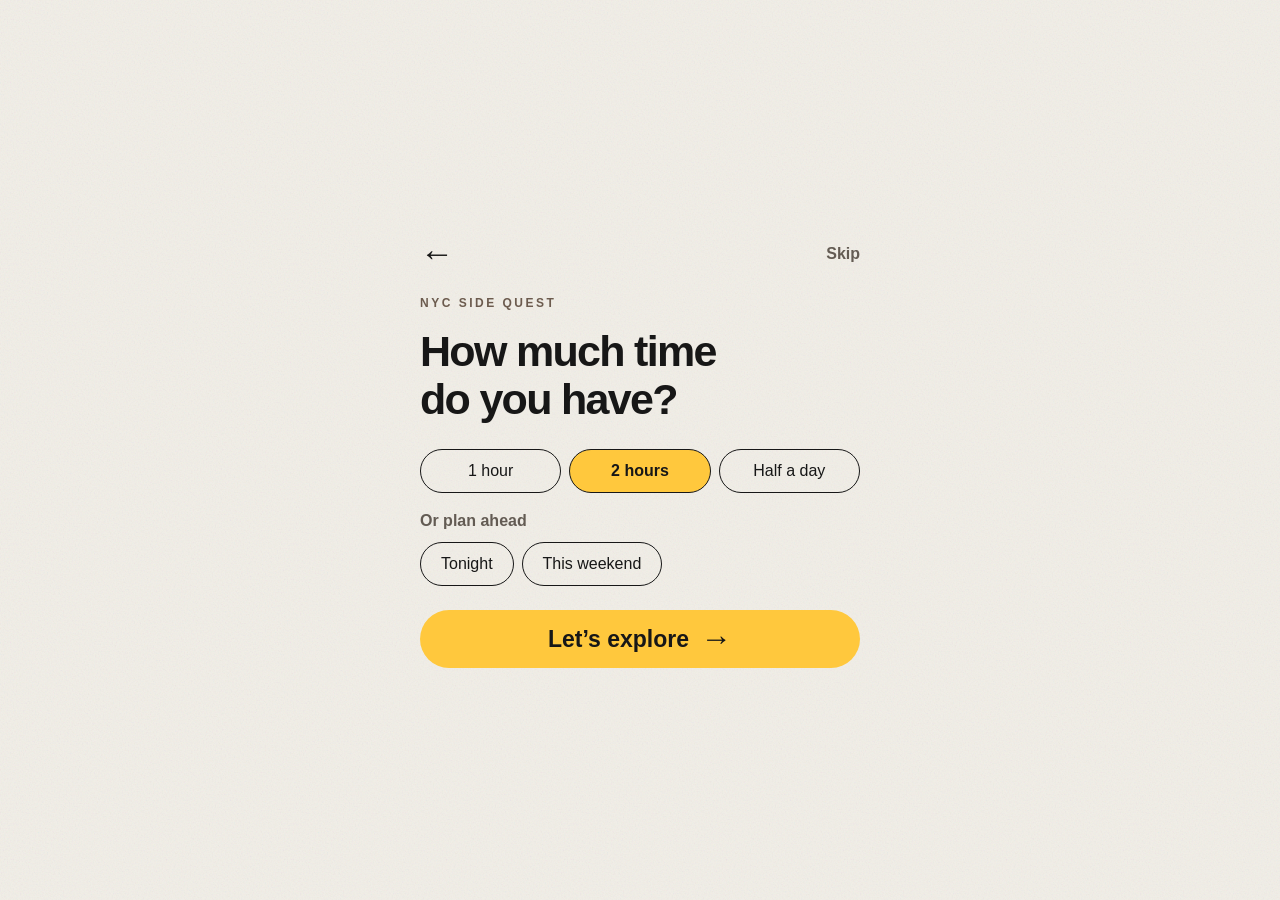
<file: index.html>
<!doctype html>
<!-- SECTION INVENTORY (current Welcome page; mockup comparison still pending)
Back/Skip navigation -> Title and time choices -> Plan-ahead choices -> Continue to Explore.
Explore activities and Calendar are on separate pages; Collection and Map are still missing.
-->
<html lang="en"><head><meta charset="utf-8"><meta name="viewport" content="width=device-width, initial-scale=1, viewport-fit=cover"><meta name="theme-color" content="#F1EEE7"><title>Your free time | NYC Side Quest</title><link rel="stylesheet" href="explore.css"><link rel="stylesheet" href="pages.css"><script src="script.js" defer></script></head>
<body class="welcome-page"><main class="onboarding" aria-labelledby="welcome-title">
<!-- BACK AND SKIP LINKS -->
<nav class="onboarding-nav" aria-label="Welcome navigation"><a href="calendar.html" aria-label="Go to calendar" class="back-link">←</a><a href="explore.html">Skip</a></nav>
<!-- TIME QUESTION AND CHOICES -->
<p class="eyebrow">NYC SIDE QUEST</p><h1 id="welcome-title">How much time<br>do you have?</h1>
<div class="onboarding-options" role="group" aria-label="Available duration"><span class="time-chip" aria-disabled="true">1 hour</span><span class="time-chip is-selected" aria-disabled="true">2 hours</span><span class="time-chip" aria-disabled="true">Half a day</span></div>
<!-- PLAN-AHEAD CHOICES -->
<p class="plan-ahead">Or plan ahead</p><div class="onboarding-options date-options" role="group" aria-label="Plan ahead"><span class="time-chip" aria-disabled="true">Tonight</span><span class="time-chip" aria-disabled="true">This weekend</span></div>

<!-- CONTINUE TO EXPLORE -->
<a class="welcome-continue" id="welcome-continue" href="explore.html">Let’s explore <span aria-hidden="true">→</span></a>
</main></body></html>
</file>
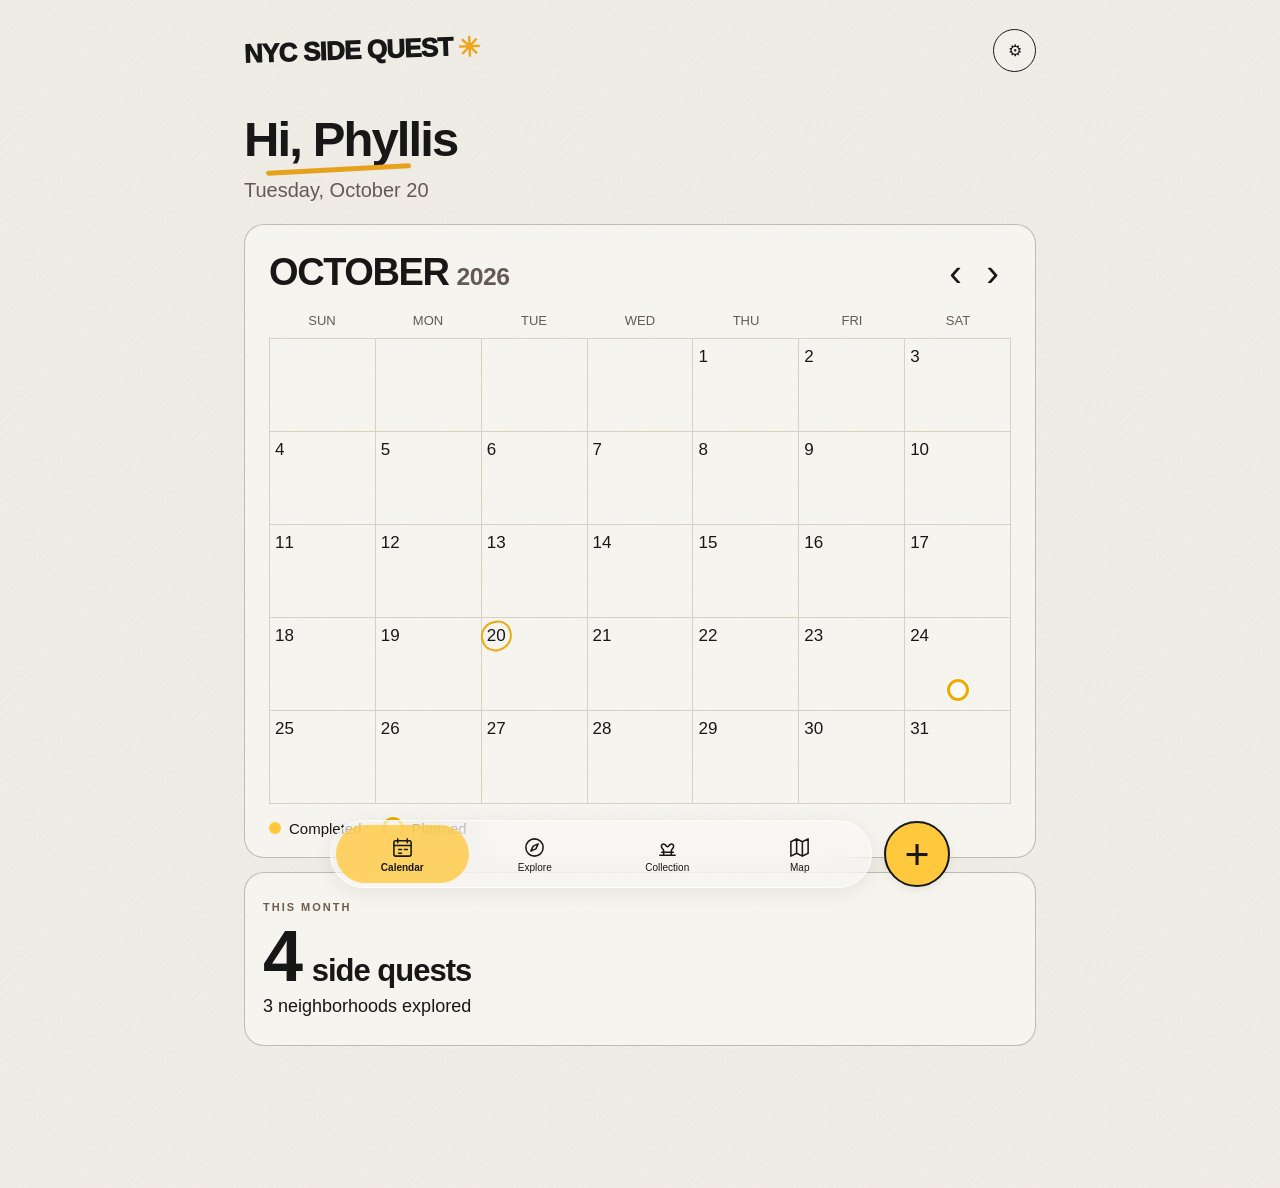
<file: calendar.html>
<!doctype html>
<html lang="en"><head><meta charset="utf-8"><meta name="viewport" content="width=device-width, initial-scale=1, viewport-fit=cover"><meta name="theme-color" content="#F1EEE7"><title>Calendar | NYC Side Quest</title><link rel="stylesheet" href="explore.css"><link rel="stylesheet" href="pages.css"></head>
<body><a class="skip-link" href="#main-content">Skip to calendar</a><div class="app-shell calendar-shell">    <header class="site-header">
      <a href="index.html" class="wordmark" aria-label="NYC Side Quest home">NYC SIDE QUEST<span class="rays" aria-hidden="true">✳</span></a>
      <span class="settings-button" aria-hidden="true">⚙</span>
    </header>

<main id="main-content" class="page calendar-page">
<!-- GREETING -->
<section class="calendar-intro" aria-labelledby="calendar-title"><div><h1 id="calendar-title">Hi, Phyllis</h1><span class="small-scribble" aria-hidden="true"></span><p>Tuesday, October 20</p></div></section>
<section class="calendar-panel paper-panel" aria-labelledby="month-label"><div class="month-heading"><h2 id="month-label">OCTOBER <span class="calendar-year">2026</span></h2><div class="month-controls" aria-hidden="true"><span>‹</span><span>›</span></div></div>
<div class="calendar-weekdays" aria-hidden="true"><span>SUN</span><span>MON</span><span>TUE</span><span>WED</span><span>THU</span><span>FRI</span><span>SAT</span></div><!-- STATIC OCTOBER CALENDAR -->
<div class="calendar-grid" id="calendar-grid" role="group" aria-label="October 2026 calendar"><div class="calendar-blank" aria-hidden="true"></div><div class="calendar-blank" aria-hidden="true"></div><div class="calendar-blank" aria-hidden="true"></div><div class="calendar-blank" aria-hidden="true"></div><div class="calendar-day"><span class="day-number">1</span></div>
<div class="calendar-day"><span class="day-number">2</span></div>
<div class="calendar-day"><span class="day-number">3</span></div>
<div class="calendar-day"><span class="day-number">4</span></div>
<div class="calendar-day"><span class="day-number">5</span></div>
<div class="calendar-day"><span class="day-number">6</span></div>
<div class="calendar-day"><span class="day-number">7</span></div>
<div class="calendar-day"><span class="day-number">8</span></div>
<div class="calendar-day"><span class="day-number">9</span></div>
<div class="calendar-day"><span class="day-number">10</span></div>
<div class="calendar-day"><span class="day-number">11</span></div>
<div class="calendar-day"><span class="day-number">12</span></div>
<div class="calendar-day"><span class="day-number">13</span></div>
<div class="calendar-day"><span class="day-number">14</span></div>
<div class="calendar-day"><span class="day-number">15</span></div>
<div class="calendar-day"><span class="day-number">16</span></div>
<div class="calendar-day"><span class="day-number">17</span></div>
<div class="calendar-day"><span class="day-number">18</span></div>
<div class="calendar-day"><span class="day-number">19</span></div>
<div class="calendar-day"><span class="day-number demo-today">20</span></div>
<div class="calendar-day"><span class="day-number">21</span></div>
<div class="calendar-day"><span class="day-number">22</span></div>
<div class="calendar-day"><span class="day-number">23</span></div>
<div class="calendar-day"><span class="day-number">24</span><span class="planned-ring" role="img" aria-label="Planned adventure"></span></div>
<div class="calendar-day"><span class="day-number">25</span></div>
<div class="calendar-day"><span class="day-number">26</span></div>
<div class="calendar-day"><span class="day-number">27</span></div>
<div class="calendar-day"><span class="day-number">28</span></div>
<div class="calendar-day"><span class="day-number">29</span></div>
<div class="calendar-day"><span class="day-number">30</span></div>
<div class="calendar-day"><span class="day-number">31</span></div>
</div>
<div class="calendar-legend"><span><i class="completed-dot" aria-hidden="true"></i> Completed</span><span><i class="planned-ring" aria-hidden="true"></i> Planned</span></div></section>
<!-- MONTHLY SUMMARY -->
<section class="month-summary paper-panel" aria-labelledby="summary-heading"><div><h2 class="eyebrow" id="summary-heading">THIS MONTH</h2><p class="summary-count"><strong id="quest-count">4</strong> side quests</p><p id="neighborhood-count">3 neighborhoods explored</p></div></section>

</main></div>  <nav class="bottom-bar" aria-label="Main navigation"><div class="bottom-nav">
    <a href="calendar.html" data-route="calendar" class="nav-link is-active" aria-current="page"><svg viewBox="0 0 24 24" aria-hidden="true"><rect x="3" y="5" width="18" height="16" rx="2"/><path d="M7 3v4M17 3v4M3 10h18M8 14h3M8 18h3M14 14h3"/></svg><span>Calendar</span></a>
    <a href="explore.html" data-route="explore" class="nav-link"><svg viewBox="0 0 24 24" aria-hidden="true"><circle cx="12" cy="12" r="9"/><path d="m15.8 8.2-2.4 5.2-5.2 2.4 2.4-5.2z"/></svg><span>Explore</span></a>
    <span data-route="collection" class="nav-link" aria-disabled="true"><svg viewBox="0 0 24 24" aria-hidden="true"><path d="M4 20h16M8 20v-5l-2-3c-1.5-2.6 1.2-4.5 3.5-3 1.2 1 1.5 2.2 2.5 2.2s1.3-1.2 2.5-2.2c2.3-1.5 5 .4 3.5 3l-2 3v5M6 17h12"/></svg><span>Collection</span></span>
    <span data-route="map" class="nav-link" aria-disabled="true"><svg viewBox="0 0 24 24" aria-hidden="true"><path d="m3 6 6-3 6 3 6-3v15l-6 3-6-3-6 3zM9 3v15M15 6v15"/></svg><span>Map</span></span>
  </div><span class="add-button preview-add" aria-disabled="true">+</span></nav></body></html>
</file>
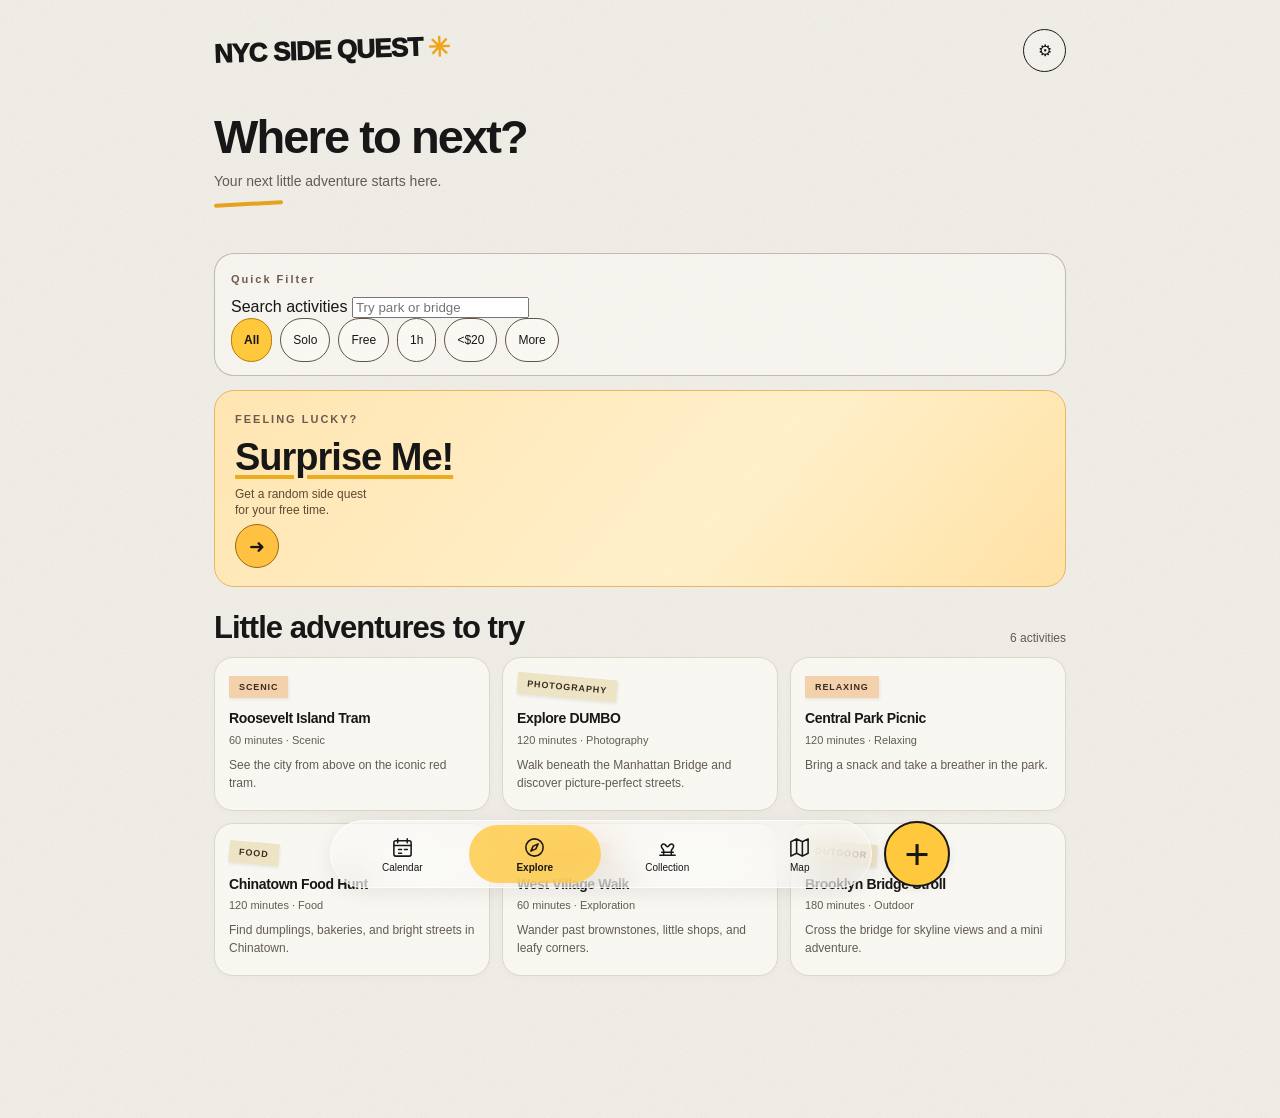
<file: explore.html>
<!doctype html>
<html lang="en">
<head>
  <meta charset="utf-8">
  <meta name="viewport" content="width=device-width, initial-scale=1, viewport-fit=cover">
  <meta name="theme-color" content="#F1EEE7">
  <meta name="description" content="Find a NYC side quest that fits your free time.">
  <title>Explore | NYC Side Quest</title>
  <link rel="stylesheet" href="explore.css"><script src="script.js" defer></script>
</head>
<body>
  <a class="skip-link" href="#main-content">Skip to activities</a>
  <div class="app-shell">
    <header class="site-header">
      <a href="index.html" class="wordmark">NYC SIDE QUEST<span class="rays">✳</span></a>
      <span class="settings-button">⚙</span>
    </header>
    <main id="main-content">
      <section class="page" id="page-explore" data-page="explore">
        <div class="explore-intro"><div><h1 id="explore-title">Where to next?</h1><p>Your next little adventure starts here.

        </p>
        <span class="small-scribble"></span></div></div>
        <section class="filter-panel paper-panel">
          <h2 class="eyebrow" id="free-time-heading">Quick Filter</h2>
          <!-- Week 10: Search input for filtering Quest cards as the user types. -->
          <label for="quest-search">Search activities</label>
          <input type="text" id="quest-search" placeholder="Try park or bridge">

          <div class="time-buttons" id="time-buttons">
            <button type="button" class="time-chip" id="all-filter">
              All
            </button>
            <button type="button" class="time-chip" id="solo-filter">
              Solo
            </button>
            <button type="button" class="time-chip" id="free-filter">
              Free
            </button>
            <button type="button" class="time-chip" id="hour-filter">
              1h
            </button>
            <button type="button" class="time-chip" id="budget-filter">
              <$20
            </button>
            <button type="button" class="time-chip" id="more-filter">
              More
            </button>
          </div>

        </section>
        <section class="surprise-banner">
          <div>
            <span class="eyebrow">FEELING LUCKY?</span>
            <h2 id="surprise-heading">Surprise Me!</h2>
            <p>Get a random side quest<br>for your free time.</p>
            <span class="arrow-disc">➜</span></div></section>
        <div class="section-heading">
          <h2>Little adventures to try</h2>
          <span class="activity-count" id="activity-count">6 activities</span>
        </div>
        <!-- ASSIGNMENT 6: cards below are generated in JavaScript, not hardcoded in HTML. -->

        <div class="quest-grid" id="quest-container">
        </div>

        <p id="empty-message" class="is-hidden">
          No activities match your filters. 
          Try another word or remove a filter.
        </p>

      </section>
    </main>
  </div>
  <nav class="bottom-bar"><div class="bottom-nav">
    <a href="calendar.html" data-route="calendar" class="nav-link"><svg viewBox="0 0 24 24"><rect x="3" y="5" width="18" height="16" rx="2"/><path d="M7 3v4M17 3v4M3 10h18M8 14h3M8 18h3M14 14h3"/></svg><span>Calendar</span></a>
    <a href="explore.html" data-route="explore" class="nav-link is-active"><svg viewBox="0 0 24 24"><circle cx="12" cy="12" r="9"/><path d="m15.8 8.2-2.4 5.2-5.2 2.4 2.4-5.2z"/></svg><span>Explore</span></a>
    <span data-route="collection" class="nav-link" ><svg viewBox="0 0 24 24"><path d="M4 20h16M8 20v-5l-2-3c-1.5-2.6 1.2-4.5 3.5-3 1.2 1 1.5 2.2 2.5 2.2s1.3-1.2 2.5-2.2c2.3-1.5 5 .4 3.5 3l-2 3v5M6 17h12"/></svg><span>Collection</span></span>
    <span data-route="map" class="nav-link"><svg viewBox="0 0 24 24"><path d="m3 6 6-3 6 3 6-3v15l-6 3-6-3-6 3zM9 3v15M15 6v15"/></svg><span>Map</span></span>
  </div><span class="add-button preview-add">+</span></nav>
</body>
</html>
</file>
<file: explore.css>
/* LAYOUT PLAN
   Page shell: one centered grid column for header and main content.
   Section grids:
   - Explore .quest-grid: repeated activity cards.
   - Calendar .calendar-grid: dates aligned in seven weekday columns.
   Flexbox: header, time choices, section heading, and bottom navigation.
   Normal flow: intro text and card text remain stacked.
   Keep the existing 24px header spacing as the page-shell gap.
*/
:root{
  --brand-yellow:#FFC83D;
  --paper-bg:#F1EEE7;
  --card-bg:#FCFAF5;
  --ink:#171717;
  --muted:#635B53;
  --soft-border:#D8D0C3;
  --nav-fill:rgba(255,255,255,.35);
  --nav-blur:20px;
  --edge:clamp(16px,4.5vw,24px)}
*{
  box-sizing:border-box}
html{
  scroll-behavior:smooth}
body{
  margin:0;
  color:var(--ink);
  font-family:Inter,-apple-system,BlinkMacSystemFont,"Segoe UI",Arial,sans-serif;
  background:var(--paper-bg);
  background-image:url('assets/paper-grain.svg');
  background-repeat:repeat;
  background-size:280px 280px;
  -webkit-font-smoothing:antialiased}
button,select{
  font:inherit}
button{
  cursor:pointer}
button:focus-visible,a:focus-visible,select:focus-visible{
  outline:3px solid #b46f00;
  outline-offset:3px}
button:hover{
  filter:brightness(.98)}
.sr-only{
  position:absolute;
  width:1px;
  height:1px;
  padding:0;
  margin:-1px;
  overflow:hidden;
  clip:rect(0,0,0,0);
  white-space:nowrap;
  border:0}
[hidden]{
  display:none!important}
/* Page shell: one centered column keeps the header above the main content. */
.app-shell{
  display:grid;
  grid-template-columns:minmax(0,1fr);
  gap:24px;
  align-content:start;
  max-width:660px;
  margin:0 auto;
  min-height:100vh;
  padding:calc(env(safe-area-inset-top) + 23px) var(--edge) calc(142px + env(safe-area-inset-bottom))}
.site-header{
  display:flex;
  align-items:center;
  justify-content:space-between;
  min-height:55px;
  margin-bottom:0}
.wordmark{
  text-decoration:none;
  color:var(--ink);
  font-size:clamp(19px,5vw,26px);
  font-weight:950;
  letter-spacing:-.8px;
  transform:rotate(-2deg);
  display:inline-block}
.rays{
  font-size:27px;
  color:#eea51c;
  vertical-align:top;
  margin-left:5px}
.settings-button{
  display:grid;
  place-items:center;
  width:43px;
  height:43px;
  border:1.5px solid var(--ink);
  border-radius:50%;
  background:rgba(255,255,255,.22)}
.settings-button svg,.nav-link svg{
  width:27px;
  height:27px;
  fill:none;
  stroke:currentColor;
  stroke-width:1.6;
  stroke-linecap:round;
  stroke-linejoin:round}
.page h1{
  font-size:clamp(34px,8vw,49px);
  letter-spacing:-1.9px;
  line-height:1.08;
  margin:0;
  font-weight:900}
.page p{
  color:var(--muted)}
.paper-panel{
  border:1px solid rgba(108,92,74,.38);
  background:rgba(252,250,245,.58);
  border-radius:20px}
.eyebrow{
  font-size:11px;
  letter-spacing:2px;
  color:#6c5b4e;
  font-weight:650}
.explore-intro{
  position:relative;
  min-height:121px;
  margin:10px 0 20px}
.explore-intro h1{
  max-width:75%;
  font-size:clamp(31px,8vw,47px)}
.explore-intro p{
  font-size:14px;
  margin:8px 0 0;
  max-width:76%;
  line-height:1.45}
.small-scribble{
  display:block;
  width:69px;
  height:4px;
  background:#e6a21c;
  border-radius:30px;
  margin-top:11px;
  transform:rotate(-3deg)}
.pigeon-doodle{
  position:absolute;
  right:2px;
  top:7px;
  font-size:49px;
  transform:rotate(8deg)}
.pigeon-doodle span{
  display:block;
  font-family:Georgia,serif;
  font-size:10px;
  font-style:italic;
  line-height:1.2;
  transform:rotate(-11deg);
  text-align:center;
  background:#f5e9d3;
  padding:4px}
.filter-panel{
  padding:19px 16px 13px;
  margin-bottom:14px}
.filter-panel h2{
  margin:0 0 12px}
.time-buttons{
  display:flex;
  gap:8px;
  flex-wrap:wrap}
.time-chip{
  border:1.2px solid #64534a;
  background:rgba(252,250,245,.65);
  color:var(--ink);
  padding:9px 12px;
  border-radius:100px;
  font-size:12px;
  min-height:38px}
.time-chip.is-selected{
  background:var(--brand-yellow);
  border-color:#b97a00;
  font-weight:700}
.filter-footer{
  display:flex;
  align-items:center;
  justify-content:space-between;
  border-top:1px solid #d8caba;
  margin-top:15px;
  padding-top:13px;
  gap:10px}
.people-filter{
  display:flex;
  align-items:center;
  min-width:0}
.people-filter>span[aria-hidden]{
  font-size:21px;
  margin-right:3px}
.people-filter select{
  background:transparent;
  border:0;
  color:var(--ink);
  max-width:150px;
  min-width:0;
  font-size:12px}
.more-filter-button{
  border:0;
  background:transparent;
  font-size:12px;
  color:var(--ink);
  white-space:nowrap}
.more-filter-button span{
  font-size:19px;
  vertical-align:middle}
.surprise-banner{
  width:100%;
  border:1px solid #e8b663;
  border-radius:20px;
  background:#ffe4ab;
  text-align:left;
  padding:18px 20px;
  display:flex;
  min-height:174px;
  justify-content:space-between;
  align-items:center;
  position:relative;
  overflow:hidden;
  background-image:linear-gradient(130deg,#ffe5b1,#fff0ca 60%,#ffe1a4)}
.surprise-banner>div:first-child{
  position:relative;
  z-index:2}
.surprise-banner h2{
  font-size:clamp(25px,7vw,38px);
  letter-spacing:-1px;
  margin:9px 0 5px;
  font-weight:900;
  text-decoration:underline;
  text-decoration-color:#edac20;
  text-decoration-thickness:4px;
  text-underline-offset:5px}
.surprise-banner p{
  font-size:12px;
  line-height:1.3;
  color:#5b4a36;
  margin:8px 0 6px}
.arrow-disc{
  display:grid;
  place-items:center;
  background:#ffc142;
  width:31px;
  height:31px;
  border-radius:50%;
  font-size:19px}
.tarot-fan{
  position:relative;
  width:115px;
  height:135px;
  flex-shrink:0;
  margin:0 8px}
.tarot{
  display:grid;
  place-items:center;
  position:absolute;
  top:23px;
  left:37px;
  width:70px;
  height:103px;
  background:#fff4d8;
  border:2px solid #342b24;
  border-radius:6px;
  color:#bd8829;
  font-size:39px;
  box-shadow:0 3px 0 #d8b980,inset 0 0 0 4px #fff4d8,inset 0 0 0 5px #a18c67}
.tarot-one{
  transform:rotate(-23deg) translateX(-25px)}
.tarot-two{
  transform:rotate(14deg) translateX(12px)}
.tarot-three{
  transform:rotate(-3deg)}
.section-heading{
  display:flex;
  align-items:end;
  justify-content:space-between;
  gap:12px;
  margin:24px 0 12px}
.section-heading h2{
  font-size:clamp(23px,6vw,31px);
  letter-spacing:-1px;
  margin:0;
  line-height:1.1}
.section-heading button{
  border:0;
  background:none;
  color:#93600b;
  font-size:12px;
  white-space:nowrap;
  padding:6px}
/* Explore cards: equal-width columns align activities in rows. */
.quest-grid{
  display:grid;
  grid-template-columns:repeat(2,minmax(0,1fr));
  gap:12px}
.quest-card{
  min-width:0;
  background:rgba(252,250,245,.78);
  border:1px solid #dfd6c8;
  border-radius:19px;
  overflow:hidden;
  box-shadow:0 2px 7px rgba(45,35,20,.025)}
.quest-image{
  height:auto;
  aspect-ratio:4/3;
  background:#e9dfc9;
  position:relative;
  overflow:hidden}
.quest-image img{
  width:100%;
  height:100%;
  object-fit:cover;
  display:block}
.category-sticker{
  position:absolute;
  top:10px;
  left:-4px;
  background:#f3d1ac;
  color:#3b2d21;
  font-size:9px;
  letter-spacing:.9px;
  padding:6px 10px;
  transform:rotate(-8deg);
  font-weight:700;
  text-transform:uppercase;
  box-shadow:1px 2px 3px #0001}
.quest-card:nth-child(2n) .category-sticker{
  background:#ede3c5;
  transform:rotate(5deg)}
.heart-button{
  position:absolute;
  top:7px;
  right:8px;
  background:rgba(0,0,0,.15);
  border:none;
  color:white;
  text-shadow:0 1px 3px #222;
  font-size:26px;
  line-height:1;
  width:30px;
  height:30px;
  border-radius:50%}
.heart-button[aria-pressed="true"]{
  color:#ffc83d}
.quest-text{
  padding:10px 11px 13px}
.quest-title{
  font-size:14px;
  letter-spacing:-.35px;
  font-weight:800;
  line-height:1.25;
  margin:0 0 5px}
.quest-meta{
  font-size:11px;
  color:var(--muted);
  margin:0;
  line-height:1.35}
.quest-open{
  display:block;
  width:100%;
  text-align:left;
  border:0;
  background:none;
  padding:0;
  color:inherit}
.empty-state{
  padding:24px;
  text-align:center}
.bottom-bar{
  position:fixed;
  z-index:30;
  bottom:calc(12px + env(safe-area-inset-bottom));
  left:50%;
  transform:translateX(-50%);
  width:min(100% - 24px,620px);
  display:flex;
  align-items:center;
  gap:12px}
.bottom-nav{
  flex:1;
  min-width:0;
  height:68px;
  padding:5px;
  display:flex;
  align-items:center;
  justify-content:space-between;
  background:var(--nav-fill);
  -webkit-backdrop-filter:blur(var(--nav-blur));
  backdrop-filter:blur(var(--nav-blur));
  border:1px solid rgba(255,255,255,.70);
  border-radius:999px;
  box-shadow:0 4px 20px rgba(40,30,20,.08)}
.nav-link{
  min-width:0;
  flex:1;
  height:58px;
  display:flex;
  align-items:center;
  justify-content:center;
  flex-direction:column;
  gap:3px;
  border-radius:999px;
  color:#171717;
  text-decoration:none;
  font-size:10px;
  transition:background .2s}
.nav-link svg{
  width:23px;
  height:23px}
.nav-link.is-active{
  background:rgba(255,200,61,.78);
  font-weight:700}
.add-button{
  width:66px;
  height:66px;
  flex:none;
  border-radius:50%;
  background:var(--brand-yellow);
  border:2px solid #171717;
  color:#171717;
  font-size:43px;
  line-height:1;
  box-shadow:0 3px 10px #0001}
.quest-dialog{
  width:min(90vw,430px);
  max-height:80vh;
  border:1px solid #b5a58f;
  border-radius:20px;
  background:#fcfaf5;
  padding:26px;
  box-shadow:0 20px 65px #0004}
.quest-dialog::backdrop{
  background:#14100c80;
  backdrop-filter:blur(2px)}
.quest-dialog h2{
  font-size:26px;
  line-height:1.15;
  margin:8px 0}
.quest-dialog p{
  color:#635b53;
  line-height:1.5}
.dialog-close{
  float:right;
  border:0;
  background:none;
  font-size:27px}
.dialog-action{
  background:#ffc83d;
  border:1px solid #1a1a1a;
  border-radius:99px;
  padding:12px 20px;
  font-weight:800;
  margin-top:12px}
.toast{
  position:fixed;
  left:50%;
  bottom:calc(100px + env(safe-area-inset-bottom));
  transform:translateX(-50%);
  background:#24201a;
  color:white;
  border-radius:99px;
  padding:10px 18px;
  max-width:min(90vw,430px);
  font-size:13px;
  z-index:50;
  opacity:0;
  pointer-events:none;
  transition:opacity .15s;
  text-align:center}
.toast.is-visible{
  opacity:1}
@media(max-width:360px){
  .app-shell{
  padding-left:14px;
  padding-right:14px}
.time-chip{
  padding:8px 10px}
.tarot-fan{
  width:89px;
  margin:0}
.tarot{
  width:58px;
  height:93px;
  left:18px}
.bottom-bar{
  gap:7px}
.bottom-nav{
  padding:3px;
  height:62px}
.nav-link{
  font-size:9px;
  height:55px}
.nav-link svg{
  height:21px;
  width:21px}
.add-button{
  height:59px;
  width:59px}
}
/* Wider screens: expand the shell and show three activity columns. */
@media(min-width:700px){
  .app-shell{
  max-width:900px}
.explore-intro h1{
  max-width:100%}
.quest-grid{
  grid-template-columns:repeat(3,minmax(0,1fr))}
.pigeon-doodle{
  right:50px}
}


/* Integration/accessibility refinements. */
.skip-link{
  position:fixed;
  top:8px;
  left:8px;
  z-index:100;
  transform:translateY(-160%);
  background:#ffc83d;
  color:#171717;
  padding:12px;
  border-radius:10px}

.skip-link:focus{
  transform:none}

.arrow-disc{
  border:1px solid #9a6a12;
  min-width:44px;
  min-height:44px;
  cursor:pointer}

.time-chip,.more-filter-button,.people-filter select,.section-heading button{
  min-height:44px}

.heart-button{
  width:44px;
  height:44px;
  top:4px;
  right:4px;
  background:rgba(252,250,245,.92);
  color:#171717;
  text-shadow:none}

.heart-button[aria-pressed="true"]{
  background:#ffc83d;
  color:#171717}

.quest-open{
  min-height:60px}

.dialog-close{
  min-width:44px;
  min-height:44px}

.demo-note{
  font-size:12px;
  line-height:1.5;
  margin-top:16px;
  color:var(--muted)}

@media(prefers-reduced-motion:reduce){
  html{
  scroll-behavior:auto}
*,*::before,*::after{
  transition:none!important}
}


.pigeon-doodle img {display:block; width:70px; height:62px}

/* Shared preview elements and activity descriptions. */
span.time-chip{display:inline-flex;align-items:center;justify-content:center}
.preview-add{display:flex;align-items:center;justify-content:center;text-decoration:none}
.quest-description{font-size:12px;line-height:1.5;color:var(--muted);margin:8px 0 0}

/* Text-only cards and inactive future navigation. */
.quest-text .category-sticker{position:static;display:inline-block;transform:none;margin:0 0 12px;font-size:9px}
.quest-text{padding:18px 14px}
[aria-disabled="true"],.calendar-day,.month-controls>span,.arrow-disc{cursor:default}
.activity-count{font-size:12px;color:var(--muted)}
.activity-count{white-space:nowrap}
/* Hide activity cards that do not match the selected filters. */
.is-hidden {
  display: none;
}
</file>
<file: pages.css>
/* Shared Explore tokens and font stack come from explore.css. */
.welcome-page{min-height:100svh;padding:24px 16px;display:grid;place-items:center}
.onboarding{width:min(100%,500px);padding:22px;border:0;border-radius:0;background:transparent}
.onboarding-nav{display:flex;justify-content:space-between;align-items:center;margin-bottom:20px}
.onboarding-nav a{color:var(--muted);font-weight:600;text-decoration:none;min-height:44px;display:flex;align-items:center}
.onboarding-nav .back-link{font-size:34px;color:var(--ink);min-width:44px}
.onboarding>.eyebrow{margin:0 0 17px;font-size:12px;letter-spacing:2.5px}
.onboarding h1{font-size:clamp(29px,7.5vw,43px);line-height:1.12;letter-spacing:-1.7px;margin:0 0 26px;font-weight:900}
.onboarding-options{display:flex;gap:8px;flex-wrap:wrap}
.onboarding-options .time-chip{flex:1;padding:11px 9px;font-size:clamp(12px,3.4vw,16px);border:1.3px solid var(--ink);background:transparent;white-space:nowrap}
.onboarding-options .time-chip.is-selected{background:var(--brand-yellow);font-weight:700}
.plan-ahead{font-size:16px;font-weight:600;color:var(--muted);margin:19px 0 12px}
.date-options{justify-content:flex-start}.date-options .time-chip{flex:0 1 auto;padding-inline:20px}
.welcome-continue{min-height:58px;display:flex;align-items:center;justify-content:center;gap:12px;background:var(--brand-yellow);border-radius:999px;color:var(--ink);font-size:23px;font-weight:800;text-decoration:none}
.welcome-continue span{font-size:31px}
.calendar-intro{display:flex;align-items:end;justify-content:space-between;position:relative;min-height:112px;margin-bottom:4px}
.calendar-intro h1{font-size:clamp(35px,8vw,49px)}
.calendar-intro .small-scribble{width:145px;height:5px;margin:1px 0 7px 22px}
.calendar-intro p{margin:0 0 18px;font-size:clamp(14px,3.7vw,20px)}
.calendar-panel{padding:19px 13px 14px;border-radius:20px}
.month-heading{display:flex;align-items:center;justify-content:space-between;gap:4px;margin-bottom:18px}
.month-heading h2{display:flex;align-items:baseline;gap:8px;flex-wrap:wrap;font-size:clamp(22px,5.7vw,38px);letter-spacing:-1.4px;margin:0;font-weight:900;line-height:1.1}
.calendar-year{color:var(--muted);font-size:.65em;letter-spacing:-.5px}
.month-controls{display:flex;flex:none;gap:0}
.month-controls button{width:37px;min-height:44px;border:0;background:transparent;color:var(--ink);font-size:38px;line-height:1}
/* Calendar: seven equal columns align weekday labels and date cells. */
.calendar-weekdays,.calendar-grid{display:grid;grid-template-columns:repeat(7,minmax(0,1fr))}
.calendar-weekdays{font-size:clamp(9px,2.5vw,13px);color:var(--muted);padding:0 0 10px;text-align:center}
.calendar-grid{border-top:1px solid var(--soft-border);border-left:1px solid var(--soft-border)}
.calendar-day,.calendar-blank{min-width:0;min-height:64px;aspect-ratio:.94;border:0;border-right:1px solid var(--soft-border);border-bottom:1px solid var(--soft-border);background:transparent;position:relative;padding:7px 5px;display:flex;flex-direction:column;align-items:flex-start;justify-content:flex-start;color:var(--ink)}
.calendar-day:hover{background:rgba(255,200,61,.13)}
.day-number{font-size:clamp(12px,3.4vw,17px);position:relative;z-index:1;line-height:1.3}
.demo-today:before{content:'';position:absolute;inset:-4px -6px;border:2px solid #ecaa13;border-radius:49% 44% 51% 45%;transform:rotate(-15deg)}
.emoji-stamp{position:absolute;bottom:3px;align-self:center;font-size:clamp(21px,6vw,34px);line-height:1}
.planned-ring{display:inline-block;flex:none;width:22px;height:22px;border:3px solid #efa900;background:var(--card-bg);border-radius:50%;box-shadow:0 0 0 1px white}
.calendar-day>.planned-ring{position:absolute;bottom:9px;align-self:center}
.calendar-legend{display:flex;align-items:center;gap:20px;padding-top:13px;font-size:12px}
.calendar-legend>span{display:flex;align-items:center;gap:8px}.calendar-legend img{object-fit:contain}
.month-summary{margin-top:14px;padding:20px 18px;display:flex;align-items:center;justify-content:space-between;gap:8px;overflow:hidden;min-height:134px}
.month-summary h2{margin:0 0 7px}.month-summary .summary-count{font-weight:800;font-size:clamp(20px,5.6vw,31px);letter-spacing:-1px;color:var(--ink);margin:0;white-space:nowrap}
.summary-count strong{font-size:clamp(47px,13vw,72px);letter-spacing:-3px;line-height:1;vertical-align:baseline;margin-right:4px}
.month-summary #neighborhood-count{font-size:clamp(12px,3.3vw,18px);margin:4px 0 0;color:var(--ink)}
.calendar-explore{display:inline-block;color:var(--ink);text-decoration:none;font-size:14px}
@media(min-width:700px){.calendar-shell{max-width:840px}.calendar-panel{padding:26px 24px 18px}.calendar-day,.calendar-blank{min-height:93px;aspect-ratio:1.25}.calendar-intro{margin-top:6px}.calendar-legend{font-size:15px}.onboarding{padding:28px 30px}.month-summary{min-height:174px}.onboarding-options .time-chip{font-size:16px}}
@media(max-width:360px){.welcome-page{padding:12px}.onboarding{padding:18px 15px}.onboarding h1{letter-spacing:-1.2px}.onboarding-options{gap:6px}.date-options .time-chip{padding-inline:16px}.calendar-panel{padding:15px 9px}.calendar-intro h1{font-size:34px}.month-heading h2{font-size:21px;gap:5px}.month-controls button{width:31px}.calendar-day,.calendar-blank{min-height:59px;padding:6px 4px}.calendar-legend{gap:15px;font-size:11px}.month-summary{padding:16px 12px}}
/* Keep empty slots and date buttons at the same cell width. */
.calendar-day,.calendar-blank{width:100%;height:clamp(64px,12vw,93px);aspect-ratio:auto}
@media(max-width:360px){.calendar-day,.calendar-blank{height:59px}}

/* Static calendar preview. */
.month-controls>span{display:grid;place-items:center;width:37px;height:44px;font-size:38px;line-height:1}
.calendar-day:hover{background:transparent}

.completed-dot{display:inline-block;width:12px;height:12px;border-radius:50%;background:var(--brand-yellow)}
.welcome-continue{margin-top:24px}
</file>
